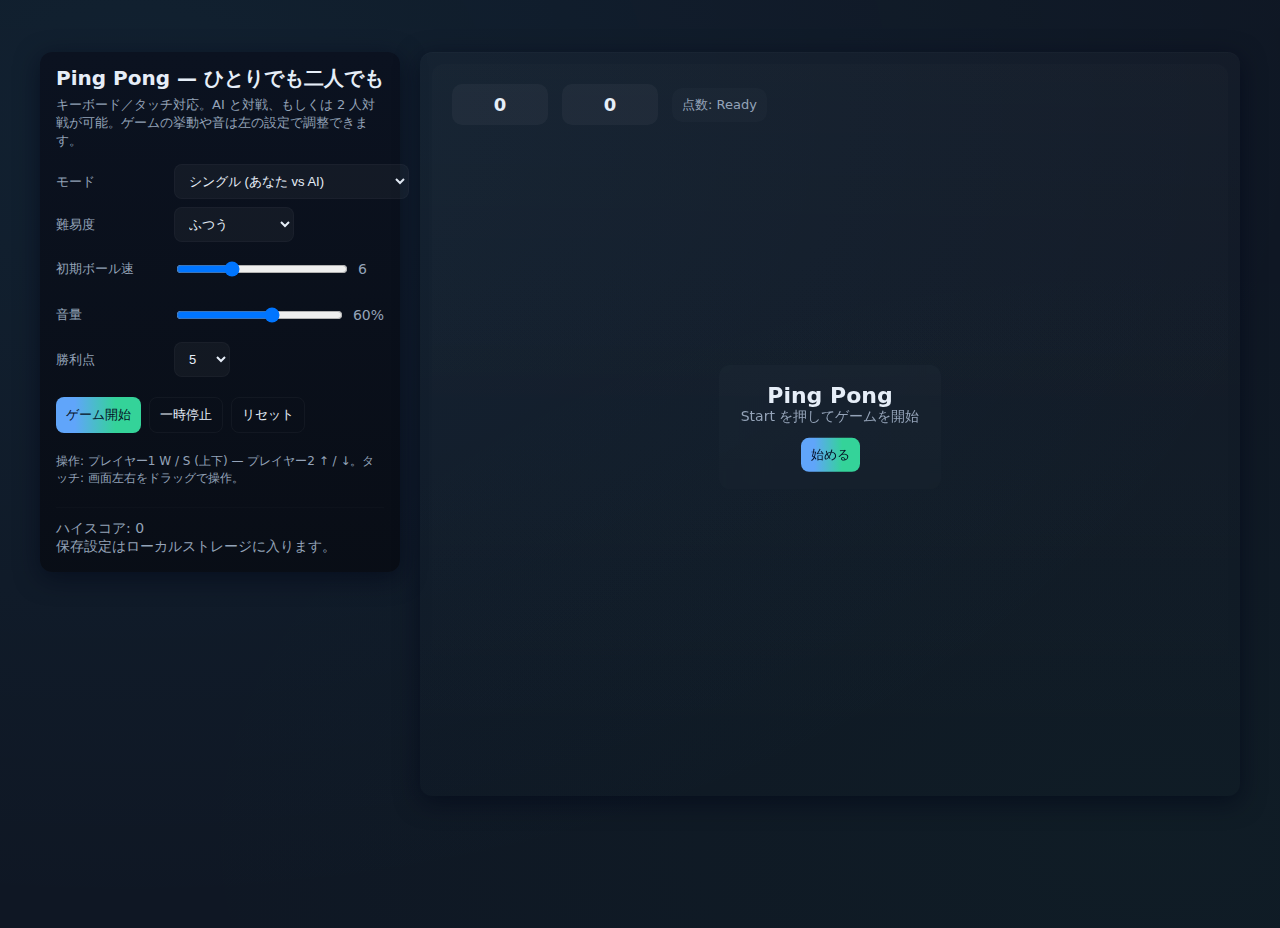
<file: game.html>
<!doctype html>
<html lang="ja">
<head>
  <meta charset="utf-8" />
  <meta name="viewport" content="width=device-width,initial-scale=1" />
  <title>Ping Pong — シングルファイル HTML ゲーム</title>
  <meta name="description" content="軽快で遊びごたえのあるピンポン（卓球/ Pong）ゲーム。キーボード・タッチ対応、AI 対戦・2人対戦、難易度・音量設定付き。" />
  <style>
    /* ===================================================== */
    /*  Ping Pong — Single file game styles                 */
    /*  Plenty of comments and spacing so the file is easy  */
    /*  to read.                                           */
    /* ===================================================== */

    :root{
      --bg: #0f1724;           /* 深い青系の背景 */
      --panel: #0b1220;        /* UI パネル */
      --accent: #60a5fa;       /* アクセント (青) */
      --accent-2: #34d399;     /* セカンドアクセント (緑) */
      --muted: #94a3b8;        /* 弱いテキスト */
      --glass: rgba(255,255,255,0.04);
      --glass-2: rgba(255,255,255,0.02);
      --soft: 14px;
    }

    html,body{
      height:100%;
      margin:0;
      font-family: Inter, ui-sans-serif, system-ui, -apple-system, "Segoe UI", Roboto, "Helvetica Neue", Arial;
      -webkit-font-smoothing:antialiased;
      background: radial-gradient(1200px 800px at 10% 10%, rgba(56,189,248,0.06), transparent), radial-gradient(1000px 600px at 90% 90%, rgba(34,197,94,0.03), transparent), var(--bg);
      color: #e6eef8;
    }

    .wrap{
      display:grid;
      grid-template-columns: 360px 1fr;
      gap:20px;
      padding:24px;
      max-width:1200px;
      margin:28px auto;
      align-items:start;
    }

    /* -------------------- */
    /*  Left UI panel      */
    /* -------------------- */
    .panel{
      background: linear-gradient(180deg,var(--panel), rgba(8,12,20,0.9));
      border-radius:12px;
      padding:16px;
      box-shadow: 0 6px 24px rgba(2,6,23,0.6);
      min-height:380px;
    }

    h1{
      font-size:20px;
      margin:0 0 8px 0;
      line-height:1;
    }
    p.lead{color:var(--muted); margin:6px 0 14px 0; font-size:13px}

    .config{display:flex;flex-direction:column;gap:8px}
    .row{display:flex;gap:8px;align-items:center}
    label{font-size:13px;color:var(--muted);min-width:110px}

    .select, .range, .btn {
      background:var(--glass);
      border:1px solid rgba(255,255,255,0.03);
      padding:8px 10px;
      border-radius:8px;
      color:inherit;
      font-size:13px;
      outline:none;
    }

    .range{width:150px}

    .btn{cursor:pointer}
    .btn.primary{background:linear-gradient(90deg,var(--accent)22%,var(--accent-2)70%);color:#051025;border:none}
    .btn.ghost{background:transparent;border:1px solid rgba(255,255,255,0.04)}

    .controls{display:flex;gap:8px;margin-top:12px}

    /* -------------------- */
    /*  Right — Game area   */
    /* -------------------- */
    .stage{
      background: linear-gradient(180deg, rgba(255,255,255,0.02), transparent);
      border-radius:12px;
      padding:12px;
      box-shadow: inset 0 1px 0 rgba(255,255,255,0.02), 0 6px 24px rgba(2,6,23,0.6);
    }

    .canvas-wrap{position:relative; width:100%; height:720px; display:flex; align-items:center; justify-content:center}
    canvas#game{
      border-radius:12px; background: linear-gradient(180deg, rgba(255,255,255,0.01), rgba(255,255,255,0.0)); width:100%; height:100%; display:block; touch-action: none;
    }

    /* Overlay UIs */
    .hud{
      position:absolute; left:20px; top:20px; z-index:30; display:flex; gap:14px; align-items:center
    }
    .score{
      background:var(--glass); padding:10px 12px; border-radius:10px; font-weight:700; font-size:18px; min-width:72px; text-align:center;
    }
    .info{
      background:var(--glass-2); padding:8px 10px; border-radius:10px; font-size:13px; color:var(--muted)
    }

    /* Center big overlays */
    .overlay{
      position:absolute; inset:0; display:flex; align-items:center; justify-content:center; z-index:40; pointer-events:none
    }
    .panel-center{
      pointer-events:auto; background: linear-gradient(180deg, rgba(255,255,255,0.02), rgba(255,255,255,0.01)); padding:18px 22px; border-radius:12px; text-align:center;
      backdrop-filter: blur(6px);
    }
    .big{font-size:22px;font-weight:700}
    .muted{color:var(--muted);font-size:14px}

    /* Small helpers */
    .kbd{display:inline-block;background:rgba(255,255,255,0.03);padding:6px 8px;border-radius:6px;font-weight:700}

    /* Footer small text */
    .small{font-size:12px;color:var(--muted);margin-top:12px}

    /* Responsive */
    @media (max-width:1000px){
      .wrap{grid-template-columns:1fr; padding:14px}
      .canvas-wrap{height:520px}
    }

  </style>
</head>
<body>

  <div class="wrap">

    <!-- Left: Configuration & Controls -->
    <aside class="panel">
      <h1>Ping Pong — ひとりでも二人でも</h1>
      <p class="lead">キーボード／タッチ対応。AI と対戦、もしくは 2 人対戦が可能。ゲームの挙動や音は左の設定で調整できます。</p>

      <div class="config">
        <div class="row">
          <label for="mode">モード</label>
          <select id="mode" class="select">
            <option value="single">シングル (あなた vs AI)</option>
            <option value="local">ローカル2人 (キーボード/タッチ)</option>
          </select>
        </div>

        <div class="row">
          <label for="difficulty">難易度</label>
          <select id="difficulty" class="select">
            <option value="easy">やさしい</option>
            <option value="normal" selected>ふつう</option>
            <option value="hard">むずかしい</option>
            <option value="expert">エキスパート</option>
          </select>
        </div>

        <div class="row">
          <label for="ballSpeed">初期ボール速</label>
          <input id="ballSpeed" class="range" type="range" min="3" max="14" step="0.5" value="6">
          <span id="ballSpeedVal" class="muted">6</span>
        </div>

        <div class="row">
          <label for="volume">音量</label>
          <input id="volume" class="range" type="range" min="0" max="1" step="0.01" value="0.6">
          <span id="volumeVal" class="muted">60%</span>
        </div>

        <div class="row">
          <label for="victoryScore">勝利点</label>
          <select id="victoryScore" class="select">
            <option>3</option>
            <option selected>5</option>
            <option>7</option>
            <option>11</option>
          </select>
        </div>

        <div class="controls">
          <button id="startBtn" class="btn primary">ゲーム開始</button>
          <button id="pauseBtn" class="btn ghost">一時停止</button>
          <button id="resetBtn" class="btn ghost">リセット</button>
        </div>

        <div class="small">操作: プレイヤー1 W / S (上下) — プレイヤー2 ↑ / ↓。タッチ: 画面左右をドラッグで操作。</div>

        <div style="margin-top:12px;border-top:1px solid rgba(255,255,255,0.02);padding-top:12px">
          <div class="muted">ハイスコア: <span id="highscore">0</span></div>
          <div class="muted">保存設定はローカルストレージに入ります。</div>
        </div>

      </div>
    </aside>

    <!-- Right: Game Canvas -->
    <main class="stage">
      <div class="canvas-wrap">
        <canvas id="game" width="1200" height="720"></canvas>

        <!-- HUD -->
        <div class="hud">
          <div class="score" id="scoreLeft">0</div>
          <div class="score" id="scoreRight">0</div>
          <div class="info">点数: <span id="serveText">Ready</span></div>
        </div>

        <!-- Center overlay for messages -->
        <div class="overlay" id="centerOverlay">
          <div class="panel-center" id="centerPanel">
            <div class="big" id="centerTitle">Ping Pong</div>
            <div class="muted" id="centerSubtitle">Start を押してゲームを開始</div>
            <div style="margin-top:12px">
              <button id="overlayStart" class="btn primary">始める</button>
            </div>
          </div>
        </div>

      </div>
    </main>

  </div>

  <script>
  /* ========================================================
     Ping Pong Game — JavaScript
     - single-file implementation
     - features: AI, 2-player, touch support, sounds, particles
     - well-commented for learning and customization
     ======================================================== */

  (function(){
    'use strict';

    /* -------------------------
       Utilities & Constants
    ------------------------- */

    // convenience
    const $ = (sel, root=document) => root.querySelector(sel);

    const canvas = $('#game');
    const ctx = canvas.getContext('2d');

    // For crisp rendering on high-DPI screens
    function resizeCanvasToDisplaySize() {
      const ratio = window.devicePixelRatio || 1;
      const width = canvas.clientWidth * ratio | 0;
      const height = canvas.clientHeight * ratio | 0;
      if (canvas.width !== width || canvas.height !== height) {
        canvas.width = width;
        canvas.height = height;
        return true;
      }
      return false;
    }

    // clamp helper
    const clamp = (v,min,max)=> Math.max(min, Math.min(max, v));

    // Linear interpolation
    const lerp = (a,b,t) => a + (b-a) * t;

    // Random helper
    const rand = (a=0,b=1) => a + Math.random() * (b-a);

    /* -------------------------
       Game state
    ------------------------- */

    let game = null; // will store Game instance

    // get elements
    const startBtn = $('#startBtn');
    const pauseBtn = $('#pauseBtn');
    const resetBtn = $('#resetBtn');
    const overlayStart = $('#overlayStart');
    const centerOverlay = $('#centerOverlay');
    const centerTitle = $('#centerTitle');
    const centerSubtitle = $('#centerSubtitle');

    const modeSelect = $('#mode');
    const diffSelect = $('#difficulty');
    const ballSpeedRange = $('#ballSpeed');
    const ballSpeedVal = $('#ballSpeedVal');
    const volumeRange = $('#volume');
    const volumeVal = $('#volumeVal');
    const victorySelect = $('#victoryScore');
    const highscoreEl = $('#highscore');

    const scoreLeftEl = $('#scoreLeft');
    const scoreRightEl = $('#scoreRight');


    /* -------------------------
       Sound manager (WebAudio)
    ------------------------- */
    class SoundMgr {
      constructor(){
        try{
          this.ctx = new (window.AudioContext || window.webkitAudioContext)();
          this.master = this.ctx.createGain();
          this.master.gain.value = 0.6;
          this.master.connect(this.ctx.destination);
        }catch(e){
          this.ctx = null;
        }
      }
      setVolume(v){ if(this.master) this.master.gain.value = v; }
      playBeep(freq=440,dur=0.08,type='sine',gain=0.3){
        if(!this.ctx) return;
        const o = this.ctx.createOscillator();
        const g = this.ctx.createGain();
        o.type = type; o.frequency.value = freq;
        g.gain.value = gain;
        o.connect(g); g.connect(this.master);
        o.start();
        o.stop(this.ctx.currentTime + dur);
      }
      playHit(){ this.playBeep(rand(600,900),0.05,'square',0.18); }
      playScore(){ this.playBeep(260,0.12,'sine',0.22); this.playBeep(440,0.09,'sine',0.12); }
      playWall(){ this.playBeep(160,0.08,'sawtooth',0.14); }
    }

    const sound = new SoundMgr();

    /* -------------------------
       Input (keyboard & touch)
    ------------------------- */
    class Input {
      constructor(){
        this.keys = new Set();
        this.touchState = {
          active:false, leftY:null, rightY:null
        };

        window.addEventListener('keydown', e => this.keys.add(e.key));
        window.addEventListener('keyup', e => this.keys.delete(e.key));

        // touch handling for mobile
        canvas.addEventListener('touchstart', this.onTouch.bind(this), {passive:false});
        canvas.addEventListener('touchmove', this.onTouch.bind(this), {passive:false});
        canvas.addEventListener('touchend', this.onTouchEnd.bind(this), {passive:false});
        canvas.addEventListener('touchcancel', this.onTouchEnd.bind(this), {passive:false});

        // mouse drag as alternative
        this.mouseDown = false;
        canvas.addEventListener('mousedown', (e)=>{ this.mouseDown=true; this.onMouse(e); });
        window.addEventListener('mousemove', (e)=>{ if(this.mouseDown) this.onMouse(e); });
        window.addEventListener('mouseup', ()=>{ this.mouseDown=false; });
      }

      onMouse(e){
        const rect = canvas.getBoundingClientRect();
        const x = e.clientX - rect.left;
        const y = e.clientY - rect.top;
        const w = rect.width; // clientWidth
        if(x < w/2){
          this.touchState.leftY = y / rect.height;
        }else{
          this.touchState.rightY = y / rect.height;
        }
      }

      onTouch(e){
        e.preventDefault();
        for(const t of e.touches){
          const rect = canvas.getBoundingClientRect();
          const x = t.clientX - rect.left;
          const y = t.clientY - rect.top;
          // choose left or right side
          if(x < rect.width / 2){ this.touchState.leftY = y / rect.height; }
          else { this.touchState.rightY = y / rect.height; }
        }
        this.touchState.active = true;
      }
      onTouchEnd(e){
        this.touchState.active = false; this.touchState.leftY = null; this.touchState.rightY = null;
      }

      // API for game to query
      isKey(key){ return this.keys.has(key); }
      getLeftControl(){
        // WASD or mouse/touch left
        if(this.touchState.leftY !== null){ return {type:'touch', y:this.touchState.leftY}; }
        // keyboard
        if(this.isKey('w') || this.isKey('W')) return {type:'key', dir:-1};
        if(this.isKey('s') || this.isKey('S')) return {type:'key', dir:1};
        return null;
      }
      getRightControl(){
        if(this.touchState.rightY !== null){ return {type:'touch', y:this.touchState.rightY}; }
        if(this.isKey('ArrowUp')) return {type:'key', dir:-1};
        if(this.isKey('ArrowDown')) return {type:'key', dir:1};
        return null;
      }
    }

    const input = new Input();

    /* -------------------------
       Game Entities
    ------------------------- */

    class Paddle{
      constructor(x,y,h,side){
        this.x = x; // normalized 0..1 coordinate for easier reposition on resize
        this.y = y; // center y (normalized)
        this.h = h; // normalized height
        this.w = 0.02; // normalized width
        this.speed = 1.6; // normalized per second baseline
        this.side = side; // 'left' or 'right'
        this.targetY = y;
        this.color = (side==='left')? 'rgba(96,165,250,0.95)' : 'rgba(52,211,153,0.95)';
      }
      // move towards target
      update(dt){
        const d = this.targetY - this.y;
        const step = this.speed * dt;
        if(Math.abs(d) <= step) this.y = this.targetY;
        else this.y += Math.sign(d) * step;
        // clamp center
        this.y = clamp(this.y, this.h/2, 1 - this.h/2);
      }
      // set target by control input (keyboard touch returns normalized y or dir)
      setControl(ctrl){
        if(!ctrl) return;
        if(ctrl.type === 'touch'){
          this.targetY = clamp(ctrl.y, this.h/2, 1 - this.h/2);
        }else if(ctrl.type === 'key'){
          this.targetY = clamp(this.y + ctrl.dir * 0.08, this.h/2, 1 - this.h/2);
        }
      }
      draw(ctx, toPixel){
        const {x,y,w,h} = this.toPixels(toPixel);
        ctx.fillStyle = this.color;
        roundRect(ctx, x - w/2, y - h/2, w, h, 8);
        ctx.fill();
        // subtle rim
        ctx.strokeStyle = 'rgba(255,255,255,0.02)';
        ctx.lineWidth = Math.max(1, Math.round(w*0.03));
        ctx.stroke();
      }
      toPixels(toPixel){
        const W = toPixel(canvas.width, true);
        const H = toPixel(canvas.height, true);
        const px = this.x * W;
        const py = this.y * H;
        const ph = this.h * H;
        const pw = this.w * W;
        return {x:px,y:py,w:pw,h:ph};
      }
    }

    class Ball{
      constructor(x,y,r, speed){
        this.x = x; this.y = y; this.r = r; // normalized coordinates
        this.vx = 0; this.vy = 0; this.speed = speed; // normalized units per second
        this.spin = 0; // for side spin
        this.color = '#fff';
      }
      reset(x,y,speed,serveTo='left'){
        this.x = x; this.y = y; this.speed = speed;
        // random angle but biased slightly
        const ang = rand(-0.35,0.35) + (serveTo==='left'? Math.PI : 0);
        this.vx = Math.cos(ang) * this.speed;
        this.vy = Math.sin(ang) * this.speed;
        this.spin = 0;
      }
      update(dt){
        this.x += this.vx * dt;
        this.y += this.vy * dt;
      }
      draw(ctx, toPixel){
        const W = toPixel(canvas.width, true);
        const H = toPixel(canvas.height, true);
        const px = this.x * W;
        const py = this.y * H;
        const pr = this.r * Math.max(W,H);
        // glow
        const g = ctx.createRadialGradient(px,py,0,px,py,pr*3);
        g.addColorStop(0,'rgba(255,255,255,0.95)');
        g.addColorStop(0.2,'rgba(255,255,255,0.7)');
        g.addColorStop(1,'rgba(255,255,255,0)');
        ctx.fillStyle = g;
        ctx.beginPath();
        ctx.arc(px,py,pr*1.6,0,Math.PI*2);
        ctx.fill();

        ctx.fillStyle = this.color;
        ctx.beginPath();
        ctx.arc(px,py,pr,0,Math.PI*2);
        ctx.fill();

        // small stroke
        ctx.strokeStyle = 'rgba(255,255,255,0.06)';
        ctx.lineWidth = 1;
        ctx.stroke();
      }
    }

    // small particle for visual effects
    class Particle{
      constructor(x,y,vx,vy,life,color){
        this.x=x;this.y=y;this.vx=vx;this.vy=vy;this.life=life;this.max=life;this.color=color;
      }
      update(dt){
        this.vy += dt*0.8; // gravity-ish
        this.x += this.vx*dt; this.y += this.vy*dt;
        this.life -= dt;
      }
      draw(ctx,toPixel){
        if(this.life<=0) return;
        const W = toPixel(canvas.width,true);
        const H = toPixel(canvas.height,true);
        ctx.globalAlpha = clamp(this.life/this.max,0,1);
        const s = Math.max(1, (1 - this.life/this.max) * 6);
        ctx.fillStyle = this.color;
        ctx.beginPath();
        ctx.arc(this.x*W, this.y*H, s, 0, Math.PI*2);
        ctx.fill();
        ctx.globalAlpha = 1;
      }
    }

    /* -------------------------
       Small helpers
    ------------------------- */
    function roundRect(ctx,x,y,w,h,r){
      ctx.beginPath();
      ctx.moveTo(x+r,y);
      ctx.arcTo(x+w,y,x+w,y+h,r);
      ctx.arcTo(x+w,y+h,x,y+h,r);
      ctx.arcTo(x,y+h,x,y,r);
      ctx.arcTo(x,y,x+w,y,r);
      ctx.closePath();
    }

    // pixel converter: we store normalized coords 0..1, but canvas uses pixels
    function toPixelFactory(){
      const ratio = window.devicePixelRatio || 1;
      return function(value, raw=false){
        // when raw true, value is pixel dimension of canvas.width or height depending on arg
        // usage: toPixel(canvas.width,true) returns canvas.width
        if(raw) return value; // we already pass proper values
        return value * (canvas.width || 1200);
      }
    }

    /* -------------------------
       AI for single player
       - prediction-based with difficulty tweaking
    ------------------------- */
    class SimpleAI{
      constructor(paddle, ball, difficulty='normal'){
        this.paddle = paddle; // Paddle object (right side)
        this.ball = ball;
        this.setDifficulty(difficulty);
      }
      setDifficulty(d){
        this.difficulty = d;
        switch(d){
          case 'easy': this.reaction = 0.25; this.skill = 0.7; break;
          case 'normal': this.reaction = 0.18; this.skill = 0.85; break;
          case 'hard': this.reaction = 0.12; this.skill = 0.95; break;
          case 'expert': this.reaction = 0.06; this.skill = 1; break;
          default: this.reaction = 0.18; this.skill = 0.85;
        }
      }
      update(dt){
        // Only react when ball is moving towards AI or in neutral
        let target;
        if(this.ball.vx > 0){
          // predict future y by simple linear extrapolation with wall bounces
          let simX = this.ball.x;
          let simY = this.ball.y;
          let vx = this.ball.vx;
          let vy = this.ball.vy;
          // simulate for few steps until x reaches AI paddle
          for(let i=0;i<200;i++){
            const t = 0.02;
            simX += vx * t;
            simY += vy * t;
            // bounce on top/bottom
            if(simY - this.ball.r <= 0){ simY = this.ball.r; vy = -vy; }
            if(simY + this.ball.r >= 1){ simY = 1 - this.ball.r; vy = -vy; }
            // stop when reach AI x
            if(simX >= this.paddle.x - this.paddle.w/2 - this.ball.r) break;
          }
          target = simY;
        }else{
          // ball moving away — go to center or track slightly
          target = 0.5 + (Math.sin(performance.now()/1500) * 0.07);
        }
        // apply skill jitter
        const skillAdj = (Math.random()*2-1) * (1 - this.skill) * 0.16;
        target = clamp(target + skillAdj, this.paddle.h/2, 1 - this.paddle.h/2);
        // move paddle target with reaction speed
        const lerpFactor = clamp(1 - Math.exp(-dt/this.reaction), 0, 1);
        this.paddle.targetY = lerp(this.paddle.targetY, target, lerpFactor);
      }
    }

    /* -------------------------
       Main Game class
    ------------------------- */
    class Game{
      constructor(){
        // normalized coordinate system 0..1 in y, x
        this.left = new Paddle(0.03, 0.5, 0.18, 'left');
        this.right = new Paddle(0.97, 0.5, 0.18, 'right');
        this.ball = new Ball(0.5, 0.5, 0.01, 6);
        this.particles = [];

        this.toPixel = (v, raw) => { return raw ? v : v; };

        this.mode = 'single';
        this.difficulty = 'normal';
        this.victoryScore = 5;
        this.scoreLeft = 0; this.scoreRight = 0;
        this.isRunning = false; this.isPaused = false;
        this.lastTime = null;
        this.serveTo = 'left';

        this.ai = new SimpleAI(this.right, this.ball, this.difficulty);

        this.defaultBallSpeed = 6;
        this.ballSpeedMultiplier = 1;

        // store highscore
        this.highscore = Number(localStorage.getItem('pong_high')) || 0;
        highscoreEl.textContent = this.highscore;

        // bind resize and loop
        window.addEventListener('resize', ()=>this.onResize());
        this.onResize();
      }

      onResize(){
        // adjust normalized sizes based on aspect
        // when canvas resized we need to scale things; but since we use normalized units we just ensure drawing uses actual pixel dims
        resizeCanvasToDisplaySize();
      }

      setMode(m){ this.mode = m; }
      setDifficulty(d){ this.difficulty = d; this.ai.setDifficulty(d); }
      setVictory(v){ this.victoryScore = v; }
      setBallSpeed(v){ this.defaultBallSpeed = v; }
      setVolume(v){ sound.setVolume(v); }

      start(){
        this.isRunning = true; this.isPaused = false;
        this.scoreLeft = 0; this.scoreRight = 0;
        this.left.y = 0.5; this.right.y = 0.5;
        this.resetBall();
        this.lastTime = performance.now();
        requestAnimationFrame(this.loop.bind(this));
      }

      pause(){ this.isPaused = !this.isPaused; if(!this.isPaused) { this.lastTime = performance.now(); requestAnimationFrame(this.loop.bind(this)); } }
      reset(){ this.isRunning=false; this.isPaused=false; this.scoreLeft=0; this.scoreRight=0; this.left.y=this.right.y=0.5; this.resetBall(); }

      resetBall(){
        // ball initial speed affected by multiplier
        const s = this.defaultBallSpeed * this.ballSpeedMultiplier;
        // serve to the player who just lost (simple)
        this.ball.reset(0.5, 0.5, s, this.serveTo);
      }

      loop(now){
        if(!this.isRunning) return;
        if(this.isPaused) return;
        const dt = Math.min(0.06, (now - this.lastTime) / 1000);
        this.lastTime = now;

        this.update(dt);
        this.render();
        requestAnimationFrame(this.loop.bind(this));
      }

      update(dt){
        // update controls
        // left paddle controlled by player 1 always
        const leftCtrl = input.getLeftControl();
        this.left.setControl(leftCtrl);
        // right paddle depends on mode
        if(this.mode === 'local'){
          const rightCtrl = input.getRightControl();
          this.right.setControl(rightCtrl);
        }else{
          // AI
          this.ai.update(dt);
        }

        // update paddles
        // paddle speed slightly depends on difficulty
        const speedFactor = ({'easy':1.05,'normal':1.0,'hard':0.95,'expert':0.9}[this.difficulty] || 1.0);
        this.left.speed = 1.7 * speedFactor;
        this.right.speed = 1.7 * speedFactor;
        this.left.update(dt);
        this.right.update(dt);

        // ball physics
        // increase ball speed slowly to increase tension
        this.ball.speed += dt * 0.05; // tiny acceleration
        this.ball.update(dt);

        // top/bottom collision
        if(this.ball.y - this.ball.r <= 0){
          this.ball.y = this.ball.r; this.ball.vy = -this.ball.vy; sound.playWall();
        }
        if(this.ball.y + this.ball.r >= 1){
          this.ball.y = 1 - this.ball.r; this.ball.vy = -this.ball.vy; sound.playWall();
        }

        // paddle collisions (left)
        this.handlePaddleCollision(this.left, 'left');
        this.handlePaddleCollision(this.right, 'right');

        // check scoring (ball went off sides)
        if(this.ball.x + this.ball.r < 0){
          // right scores
          this.scoreRight += 1; this.serveTo = 'right';
          this.onScore('right');
        }
        if(this.ball.x - this.ball.r > 1){
          // left scores
          this.scoreLeft += 1; this.serveTo = 'left';
          this.onScore('left');
        }

        // update particles
        for(let i=this.particles.length-1;i>=0;i--){
          const p=this.particles[i]; p.update(dt); if(p.life<=0) this.particles.splice(i,1);
        }

        // check win
        if(this.scoreLeft >= this.victoryScore || this.scoreRight >= this.victoryScore){
          this.endMatch();
        }

        // update HUD elements
        scoreLeftEl.textContent = this.scoreLeft;
        scoreRightEl.textContent = this.scoreRight;
      }

      handlePaddleCollision(paddle, side){
        // convert to pixel or normalized accordingly
        // paddle is centered at paddle.x,paddle.y . width paddle.w, height paddle.h
        const bx = this.ball.x;
        const by = this.ball.y;
        const br = this.ball.r;
        const px = paddle.x;
        const py = paddle.y;
        const ph = paddle.h;
        const pw = paddle.w;

        // simple AABB vs circle approximation
        const closestX = clamp(bx, px - pw/2, px + pw/2);
        const closestY = clamp(by, py - ph/2, py + ph/2);
        const dx = bx - closestX;
        const dy = by - closestY;
        const dist2 = dx*dx + dy*dy;
        if(dist2 <= br*br){
          // collision!
          // reflect ball horizontally and add some vertical bias depending on where it hit the paddle
          const rel = (by - py) / (ph/2); // -1 .. 1
          const speed = Math.hypot(this.ball.vx, this.ball.vy);
          // push ball outside paddle slightly
          if(side==='left') this.ball.x = px + pw/2 + br + 0.001;
          else this.ball.x = px - pw/2 - br - 0.001;

          // new angle based on rel and incoming direction
          const angle = rel * Math.PI/3; // up to 60deg
          const dir = (side==='left') ? 0 : Math.PI; // base direction
          // flip X direction
          const sign = (side==='left') ? 1 : -1;
          const newVx = Math.cos(angle) * speed * sign;
          const newVy = Math.sin(angle) * speed;

          // add a bit of paddle motion to the ball
          const paddleMotion = (paddle.targetY - paddle.y) * 6.0;
          this.ball.vx = newVx;
          this.ball.vy = newVy + paddleMotion * 0.9;

          // tiny speed increase on hit
          this.ball.vx *= 1.02;
          this.ball.vy *= 1.02;

          // spawn particles
          this.spawnHitParticles(this.ball.x, this.ball.y, rel);

          sound.playHit();
        }
      }

      spawnHitParticles(x,y,rel){
        const n = 12;
        for(let i=0;i<n;i++){
          const ang = rand(0,Math.PI*2);
          const s = rand(0.8,2.4);
          const vx = Math.cos(ang) * s * 0.3;
          const vy = Math.sin(ang) * s * 0.3;
          const color = (rel>0) ? 'rgba(52,211,153,0.9)' : 'rgba(96,165,250,0.9)';
          this.particles.push(new Particle(x,y,vx,vy,rand(0.3,0.7),color));
        }
      }

      onScore(side){
        sound.playScore();
        // particles big
        for(let i=0;i<40;i++){
          const ang = rand(0,Math.PI*2);
          const s = rand(0,8);
          const vx = Math.cos(ang) * s * 0.04;
          const vy = Math.sin(ang) * s * 0.04;
          const color = (side==='left') ? 'rgba(96,165,250,0.9)' : 'rgba(52,211,153,0.9)';
          this.particles.push(new Particle((side==='left')?0.2:0.8, 0.5, vx, vy, rand(0.5,1.2), color));
        }
        // reset ball to center and serve to loser
        this.resetBall();
      }

      endMatch(){
        this.isRunning = false;
        // show overlay
        const winner = (this.scoreLeft > this.scoreRight) ? '左 (Player 1)' : '右 (Player 2 / AI)';
        centerTitle.textContent = '試合終了';
        centerSubtitle.textContent = `勝者: ${winner} — もう一度プレイするには始めるを押してください`;
        centerOverlay.style.display = 'flex';

        // store highscore
        const mx = Math.max(this.scoreLeft, this.scoreRight);
        if(mx > this.highscore){ this.highscore = mx; localStorage.setItem('pong_high', String(this.highscore)); highscoreEl.textContent = this.highscore; }

        // update serve text
        $('#serveText').textContent = 'Finished';
        sound.playScore();
      }

      render(){
        const W = canvas.width;
        const H = canvas.height;

        // clear
        ctx.clearRect(0,0,W,H);

        // background subtle grid
        ctx.save();
        ctx.globalAlpha = 0.06;
        ctx.fillStyle = '#ffffff';
        const step = Math.round(H * 0.05);
        for(let y=step;y<H;y+=step){ ctx.fillRect(0,y, W, 1); }
        ctx.restore();

        // center line
        ctx.save();
        ctx.strokeStyle = 'rgba(255,255,255,0.04)';
        ctx.setLineDash([10,14]); ctx.lineWidth = 3;
        ctx.beginPath(); ctx.moveTo(W/2, 30); ctx.lineTo(W/2, H-30); ctx.stroke();
        ctx.restore();

        // draw paddles and ball
        this.left.draw(ctx, (v,raw)=> raw ? v : W);
        this.right.draw(ctx, (v,raw)=> raw ? v : W);
        this.ball.draw(ctx, (v,raw)=> raw ? v : W);

        // draw particles
        for(const p of this.particles) p.draw(ctx, (v,raw)=> raw ? v : W);

        // top-left info
        ctx.save();
        ctx.fillStyle = 'rgba(255,255,255,0.02)';
        ctx.fillRect(12,12,220,36);
        ctx.fillStyle = '#e6eef8';
        ctx.font = `${14 * (window.devicePixelRatio||1)}px sans-serif`;
        ctx.fillText(`Mode: ${this.mode} — Difficulty: ${this.difficulty}`, 22, 36);
        ctx.restore();

        // small shadow around canvas
        // (we keep this purely cosmetic and light)
      }

    }

    /* -------------------------
       Wiring UI with game
    ------------------------- */

    function initUI(){
      // create game instance
      game = new Game();

      // overlay start
      overlayStart.addEventListener('click', ()=>{
        centerOverlay.style.display = 'none';
        startGameFromUI();
      });

      startBtn.addEventListener('click', ()=>{
        centerOverlay.style.display = 'none';
        startGameFromUI();
      });
      pauseBtn.addEventListener('click', ()=>{
        if(!game || !game.isRunning) return;
        game.pause();
        pauseBtn.textContent = game.isPaused ? '再開' : '一時停止';
      });
      resetBtn.addEventListener('click', ()=>{
        if(!game) return;
        game.reset();
        centerTitle.textContent = 'Ping Pong';
        centerSubtitle.textContent = 'Start を押してゲームを開始';
        centerOverlay.style.display = 'flex';
      });

      modeSelect.addEventListener('change', e=>{ game.setMode(e.target.value); });
      diffSelect.addEventListener('change', e=>{ game.setDifficulty(e.target.value); });
      victorySelect.addEventListener('change', e=>{ game.setVictory(Number(e.target.value)); });

      ballSpeedRange.addEventListener('input', e=>{ ballSpeedVal.textContent = e.target.value; game.setBallSpeed(Number(e.target.value)); });
      volumeRange.addEventListener('input', e=>{ volumeVal.textContent = Math.round(Number(e.target.value) * 100) + '%'; game.setVolume(Number(e.target.value)); });

      // keyboard shortcuts
      window.addEventListener('keydown', (e)=>{
        if(e.key === ' '){ // space for pause
          if(game && game.isRunning){ game.pause(); pauseBtn.textContent = game.isPaused ? '再開' : '一時停止'; }
        }
      });

      // initial visibility of overlay
      centerOverlay.style.display = 'flex';

      // expose some touch hints for mobile
      canvas.addEventListener('touchstart', ()=>{
        // unlock AudioContext on iOS
        if(sound && sound.ctx && sound.ctx.state === 'suspended') sound.ctx.resume();
      }, {passive:true});

      // show serve text
      $('#serveText').textContent = 'Ready';

      // make sure UI reflects defaults
      game.setMode(modeSelect.value);
      game.setDifficulty(diffSelect.value);
      game.setVictory(Number(victorySelect.value));
      game.setBallSpeed(Number(ballSpeedRange.value));
      game.setVolume(Number(volumeRange.value));

      // Show highscore
      highscoreEl.textContent = game.highscore;
    }

    function startGameFromUI(){
      if(!game) return;
      // ensure audio resumed
      if(sound && sound.ctx && sound.ctx.state === 'suspended') sound.ctx.resume();

      game.setMode(modeSelect.value);
      game.setDifficulty(diffSelect.value);
      game.setVictory(Number(victorySelect.value));
      game.setBallSpeed(Number(ballSpeedRange.value));
      game.setVolume(Number(volumeRange.value));
      game.isRunning = true;
      game.isPaused = false;
      game.scoreLeft = 0; game.scoreRight = 0;
      $('#serveText').textContent = 'Playing';

      // initial serve: random
      game.serveTo = Math.random() > 0.5 ? 'left' : 'right';
      game.resetBall();
      game.lastTime = performance.now();
      requestAnimationFrame(game.loop.bind(game));
    }

    // initial setup
    initUI();

    // small loop to keep overlay reactive even if game not running
    (function overlayTicker(){
      // tiny animation for center overlay if visible
      const t = performance.now()/1000;
      if(centerOverlay.style.display === 'flex'){
        centerPanel.style.transform = `translateY(${Math.sin(t*1.5)*3}px)`;
      }
      requestAnimationFrame(overlayTicker);
    })();

  })();

  </script>
</body>
</html>
</file>
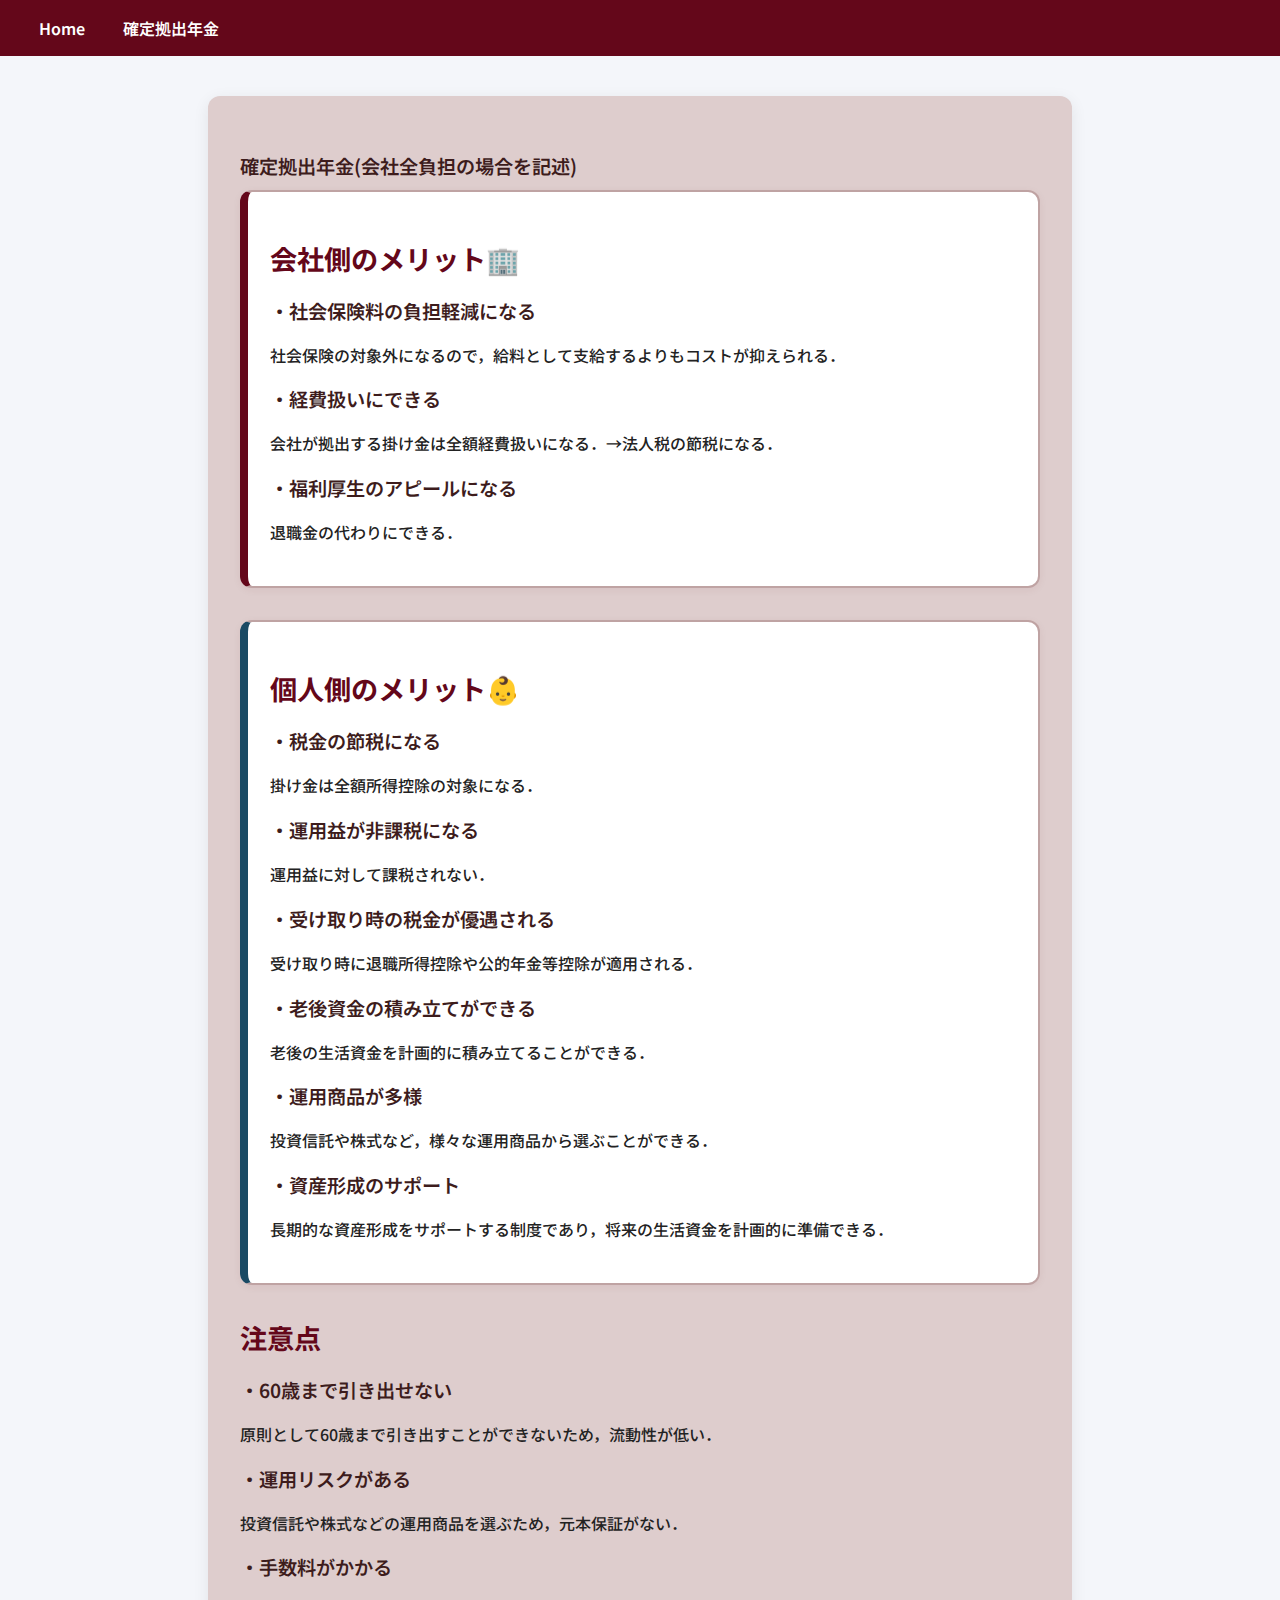
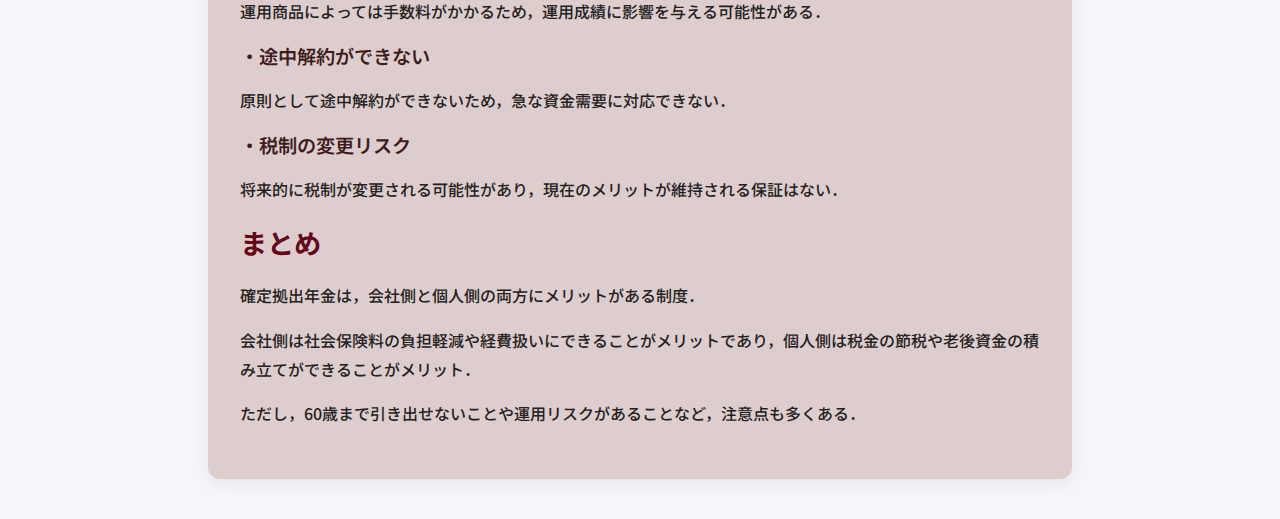
<file: html/確定拠出年金.html>
<!DOCTYPE html>
<html lang="ja">
    <head>

        <meta charset="UTF-8">
        <meta name="viewport" content="width=device-width, initial-scale=1.0">
        <link rel="stylesheet" href="/css/style2.css">
        <title>確定拠出年金</title>
        
    </head>
    <body>
        
            <div class="navbar">
                <a href="../">Home</a>
                <a href="確定拠出年金.html">確定拠出年金</a>
            </div>

        <div class="content">
            <h2>確定拠出年金(会社全負担の場合を記述)</h2>

            <div class="メリット-box company">
                <h1>会社側のメリット🏢</h1>
                <h2>・社会保険料の負担軽減になる</h2>
                <p>社会保険の対象外になるので，給料として支給するよりもコストが抑えられる．</p>
                <h2>・経費扱いにできる</h2>
                <p>会社が拠出する掛け金は全額経費扱いになる．→法人税の節税になる．</p>
                <h2>・福利厚生のアピールになる</h2>
                <p>退職金の代わりにできる．</p>
            </div>

            <div class="メリット-box personal">
                <h1>個人側のメリット👶</h1>
                <h2>・税金の節税になる</h2>
                <p>掛け金は全額所得控除の対象になる．</p>
                <h2>・運用益が非課税になる</h2>
                <p>運用益に対して課税されない．</p>
                <h2>・受け取り時の税金が優遇される</h2>
                <p>受け取り時に退職所得控除や公的年金等控除が適用される．</p>
                <h2>・老後資金の積み立てができる</h2>
                <p>老後の生活資金を計画的に積み立てることができる．</p>
                <h2>・運用商品が多様</h2>
                <p>投資信託や株式など，様々な運用商品から選ぶことができる．</p>
                <h2>・資産形成のサポート</h2>
                <p>長期的な資産形成をサポートする制度であり，将来の生活資金を計画的に準備できる．</p>
            </div>
            
            <h1>注意点</h1>
            <h2>・60歳まで引き出せない</h2>
            <p>原則として60歳まで引き出すことができないため，流動性が低い．</p>
            <h2>・運用リスクがある</h2>
            <p>投資信託や株式などの運用商品を選ぶため，元本保証がない．</p>
            <h2>・手数料がかかる</h2>
            <p>運用商品によっては手数料がかかるため，運用成績に影響を与える可能性がある．</p>
            <h2>・途中解約ができない</h2>
            <p>原則として途中解約ができないため，急な資金需要に対応できない．</p>
            <h2>・税制の変更リスク</h2>
            <p>将来的に税制が変更される可能性があり，現在のメリットが維持される保証はない．</p>
            <h1>まとめ</h1>
            <p>確定拠出年金は，会社側と個人側の両方にメリットがある制度．</p>
            <p>会社側は社会保険料の負担軽減や経費扱いにできることがメリットであり，個人側は税金の節税や老後資金の積み立てができることがメリット．</p>
            <p>ただし，60歳まで引き出せないことや運用リスクがあることなど，注意点も多くある．</p>
        </div>

    </body>

</html>
</file>
<file: css/style2.css>
@import url('https://fonts.googleapis.com/css2?family=Noto+Sans+JP&display=swap');

/* 全ページを囲うラッパーに適用 */
.shell {
  width: 400;       /* 固定幅 */
  margin: 0 auto; 
}
/* ベースフォントと背景 */
body {
    font-family: 'Noto Sans JP', 'Hiragino Kaku Gothic Pro', 'Meiryo', sans-serif;
    background: #f4f6fa;
    margin: 0;
    padding: 0;
    color: #222;
}
/* ナビゲーションバー */
.navbar {
    background: #64071a;
    padding: 0 20px;
    display: flex;
    align-items: center;
    height: 56px;
}
.navbar a {
    color: #fff;
    text-decoration: none;
    margin: 0 15px;
    padding: 0 4px;

    font-weight: 600;
    font-size: 1rem;
    line-height: 56px;
    transition: background 0.2s, color 0.2s;
}
.navbar a:hover {
    background: #fff;
    color: #86525c;
    border-radius: 4px;
}

/* コンテンツ全体 */
.content {
    max-width: 800px;
    margin: 40px auto;
    background: #decdcd;
    border-radius: 12px;
    box-shadow: 0 4px 16px rgba(0,0,0,0.08);
    padding: 40px 32px;
}

/* 節ごとの区切り */
.section {
    margin-bottom: 36px;
    padding-bottom: 24px;
    border-bottom: 1.5px solid #0f0909;
}
.section:last-child {
    border-bottom: none;
}

/* 見出し */
h1 {
    font-size: 1.7rem;
    color: #64071a;
    margin-bottom: 0.7em;
    font-weight: 700;
}
h2 {
    font-size: 1.2rem;
    color: #3d1c1c;
    margin-bottom: 0.5em;
    font-weight: 600;
}
p {
    font-size: 1rem;
    font-weight: 500;
    line-height: 1.8;
    margin-bottom: 0.7em;
}

/* メリットボックス */
.メリット-box {
    background: #fff;
    border: 2px solid #bfa3a3;
    border-radius: 12px;
    padding: 28px 22px;
    margin-bottom: 32px;
    box-shadow: 0 2px 8px rgba(100,7,26,0.06);
}
.メリット-box.company {
    border-left: 8px solid #64071a;
}
.メリット-box.personal {
    border-left: 8px solid #1a4a64;
}

/* レスポンシブ */
@media (max-width: 600px) {
    .content {
        padding: 18px 6px;
    }
    h1 { font-size: 1.2rem; }
    h2 { font-size: 1rem; }
}
</file>
